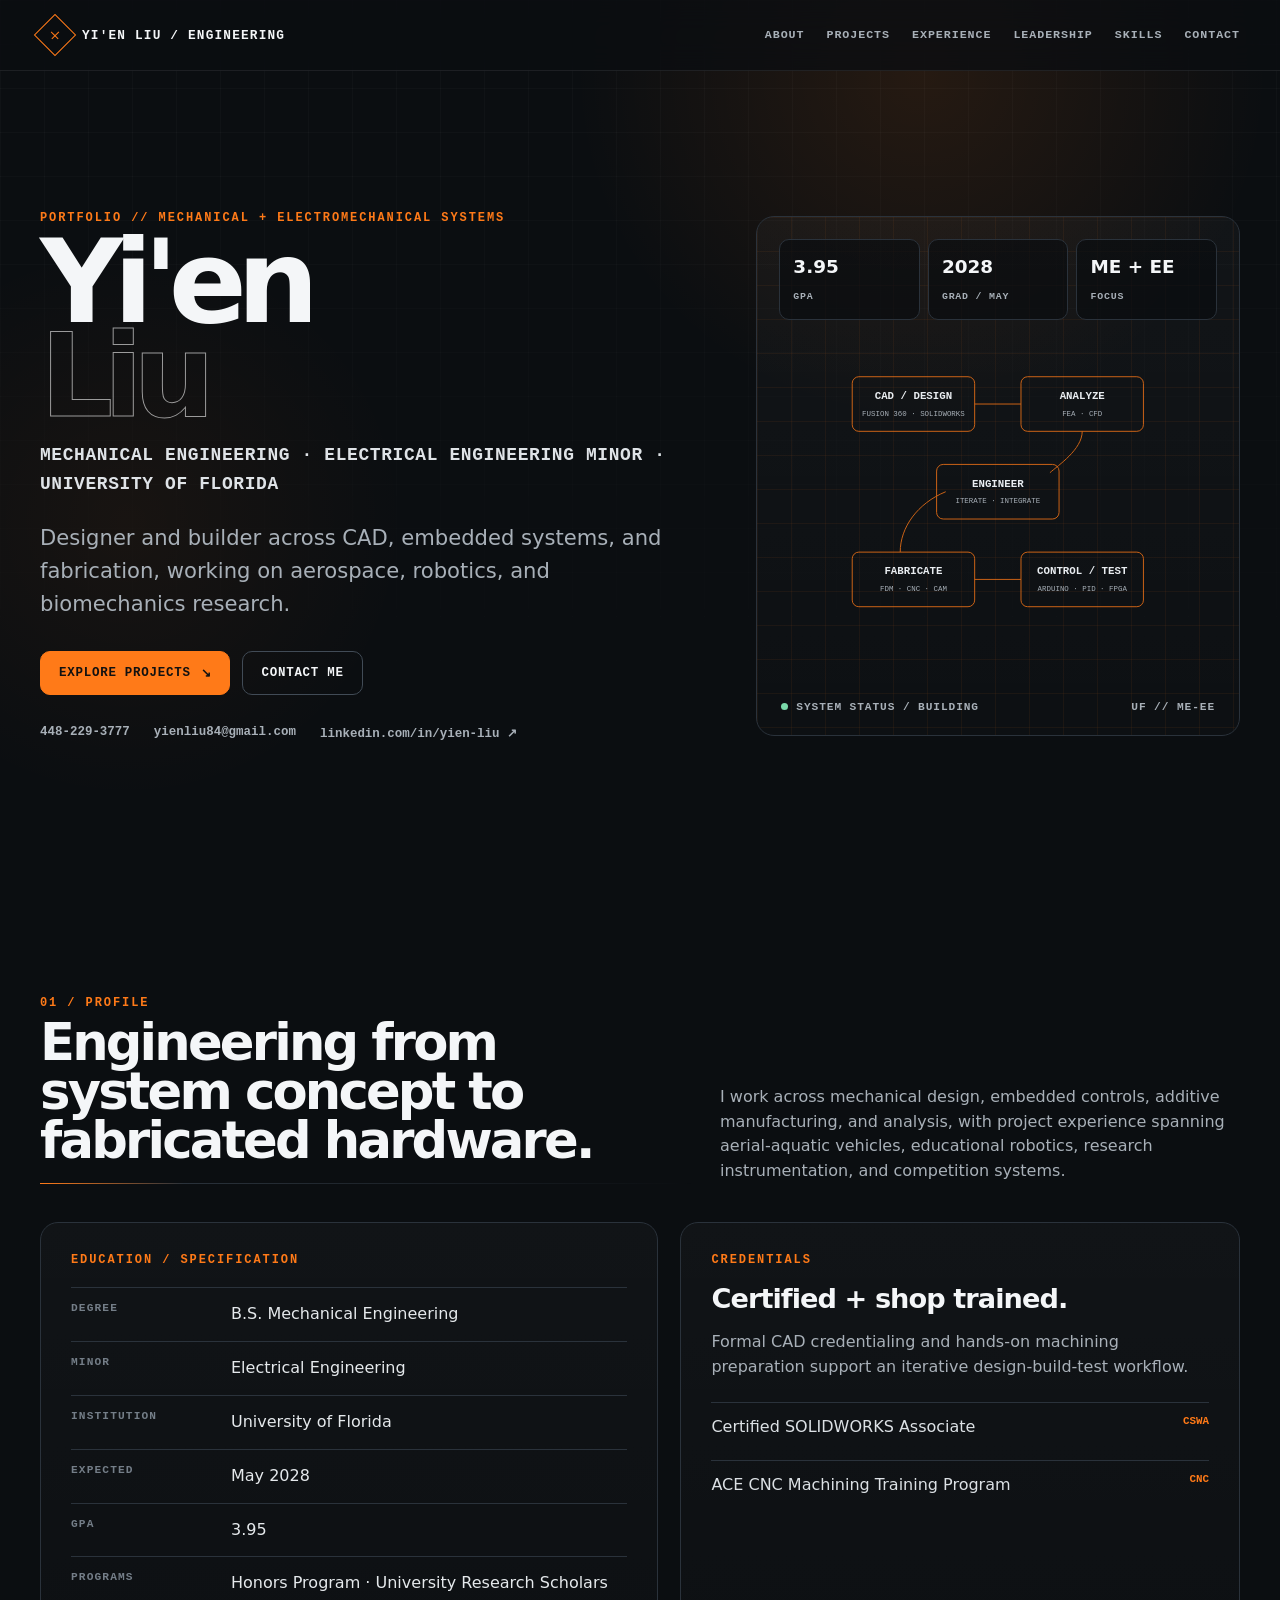
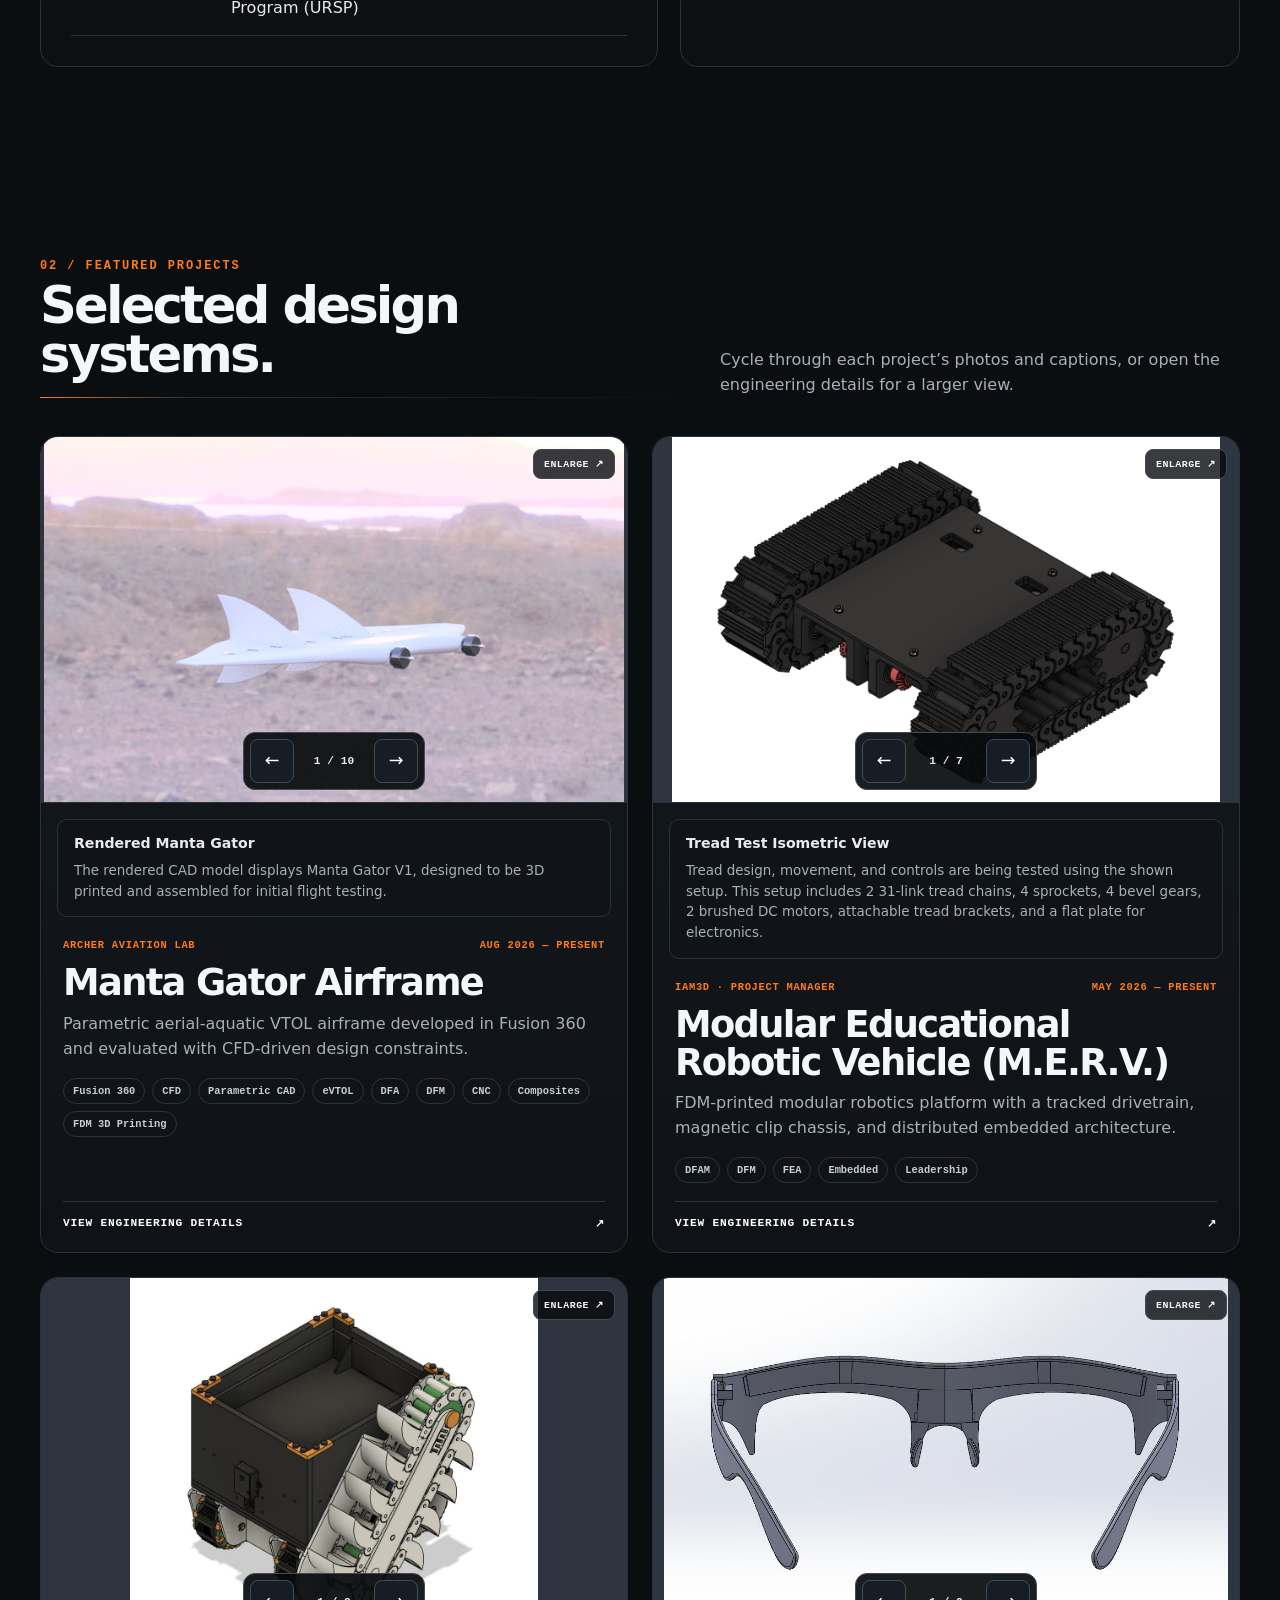
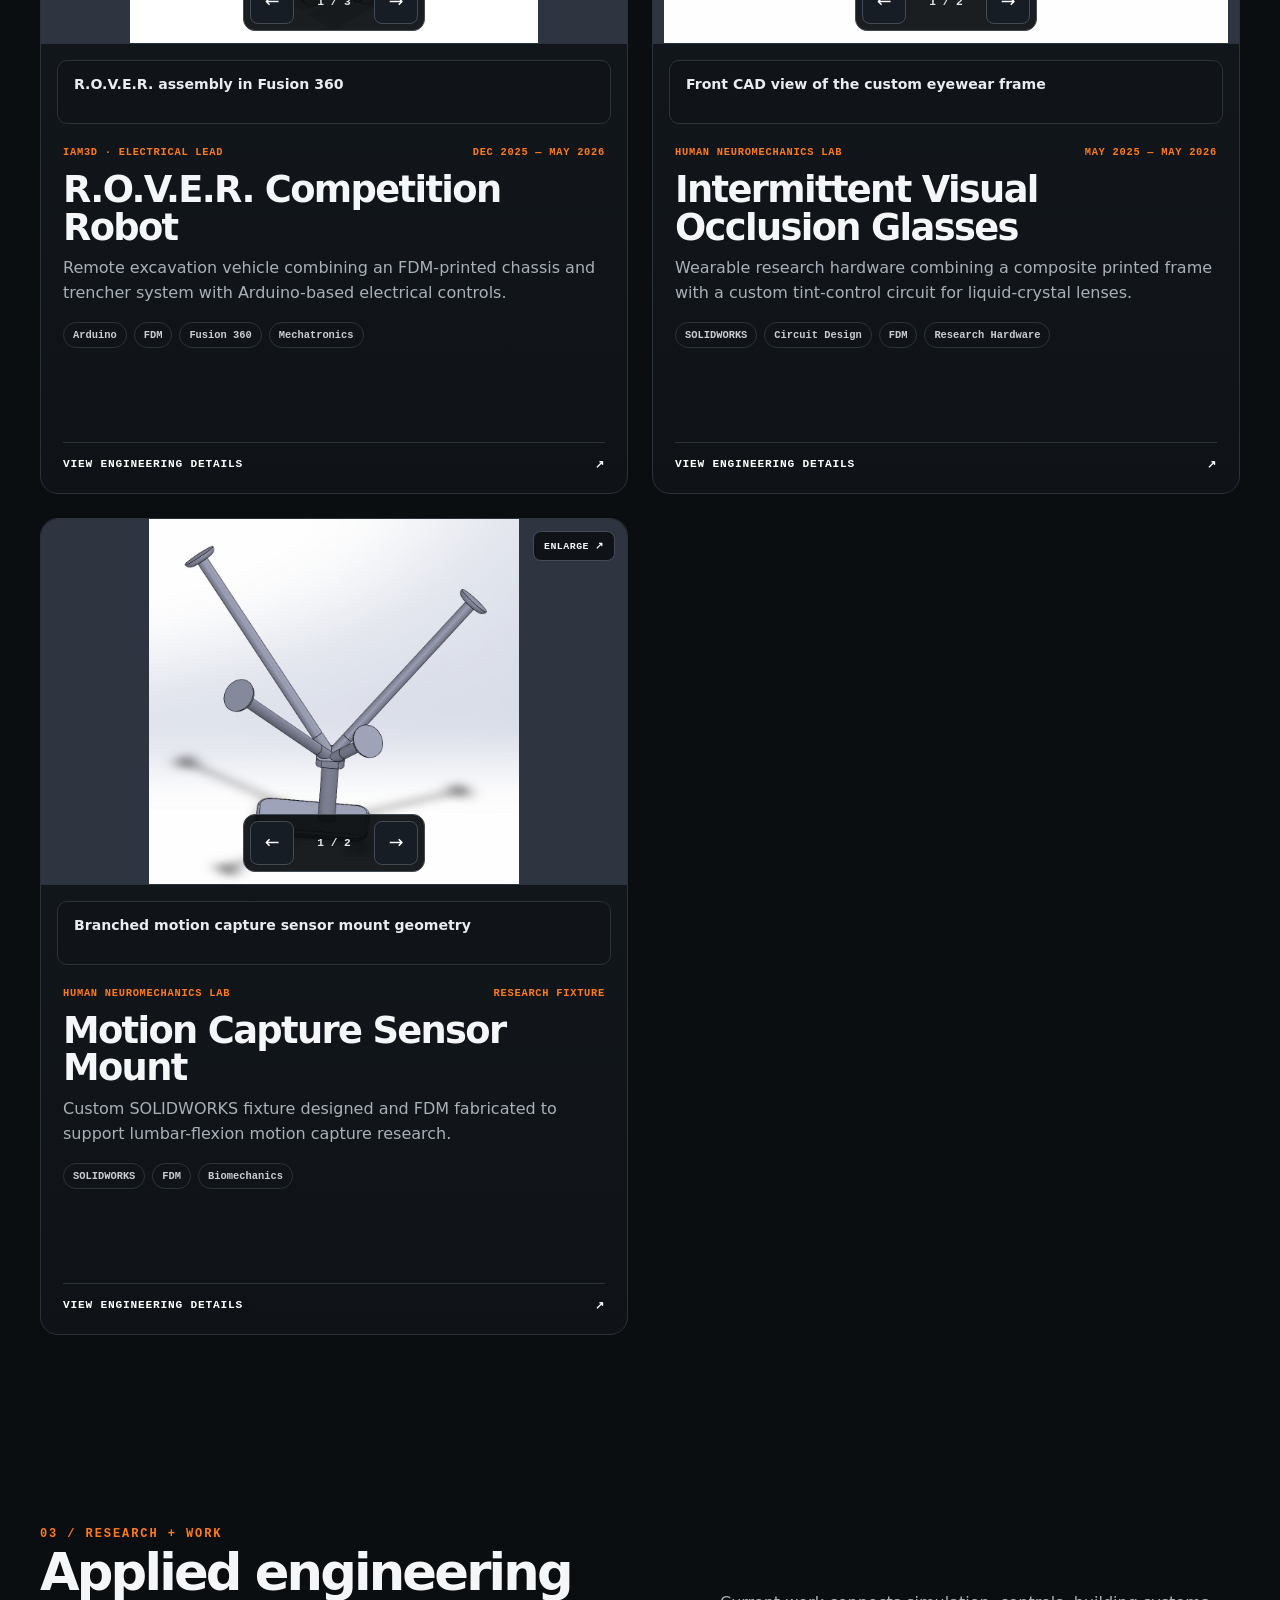
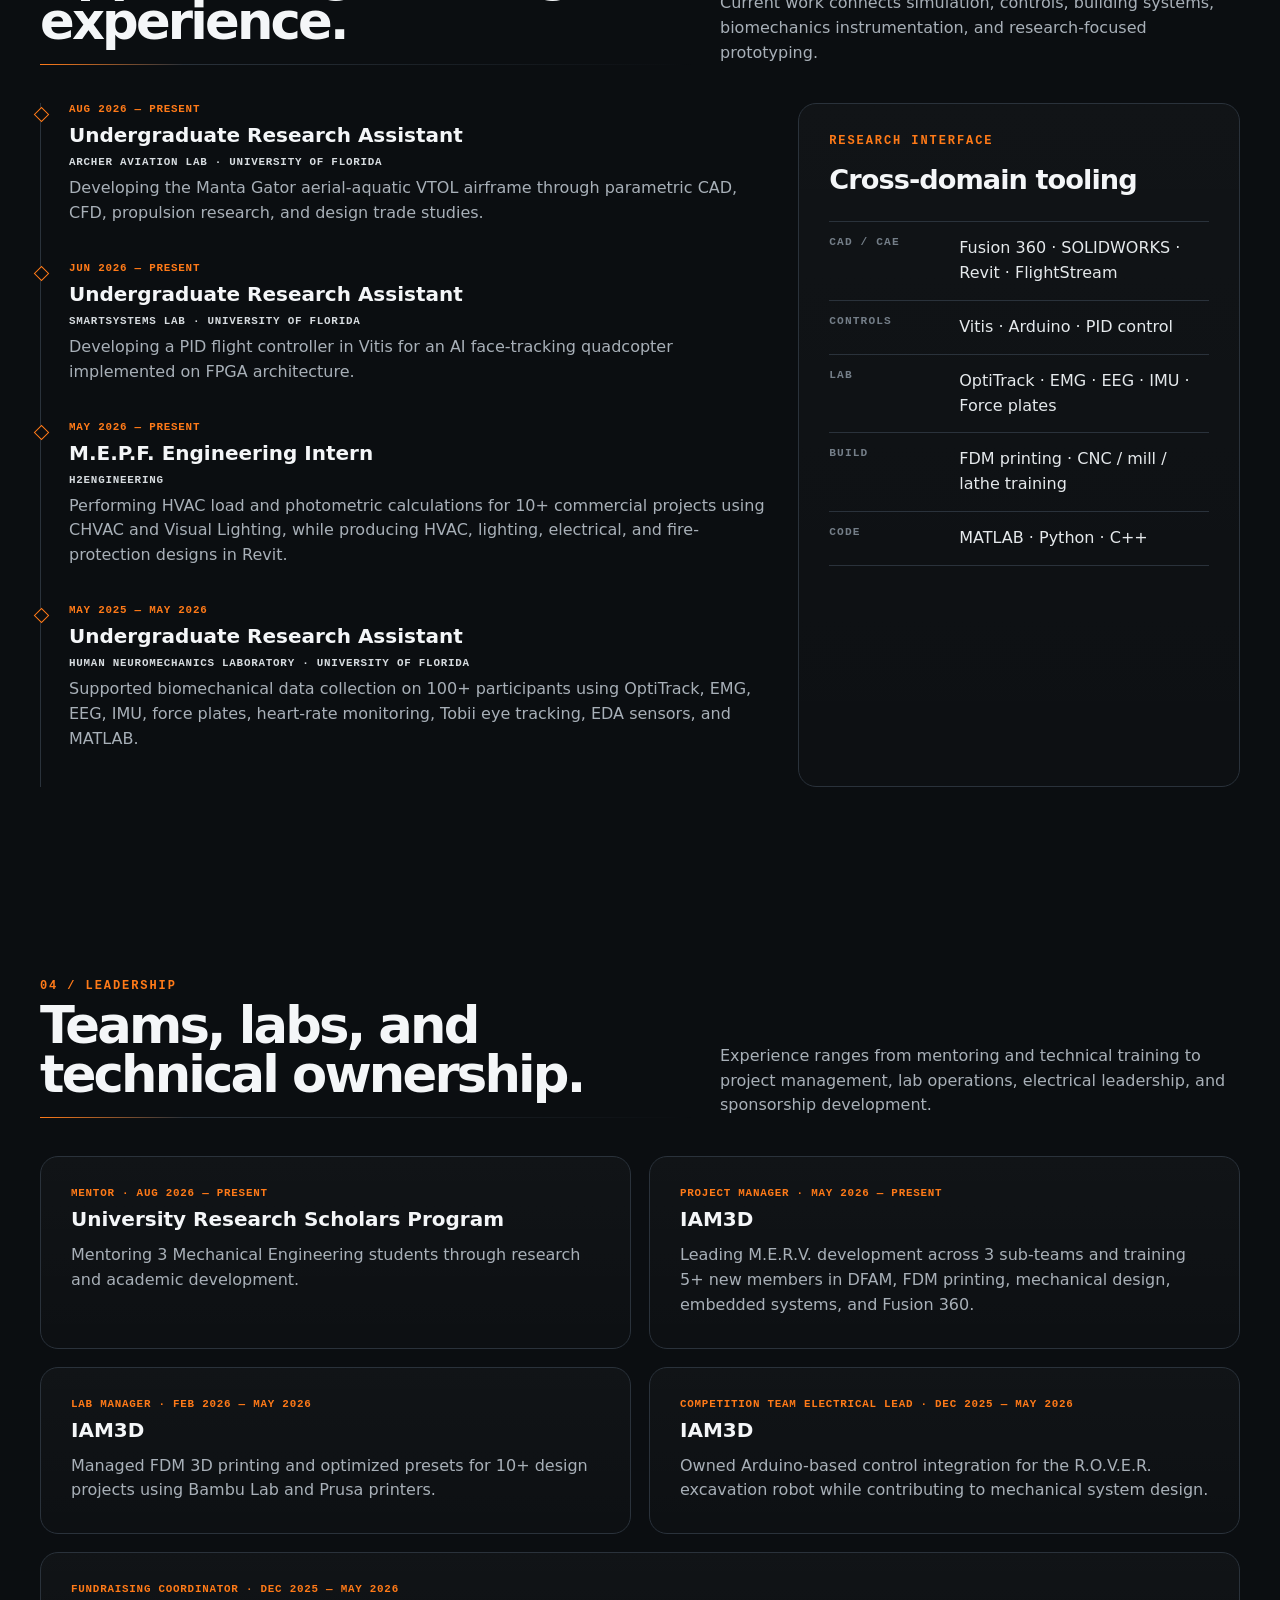
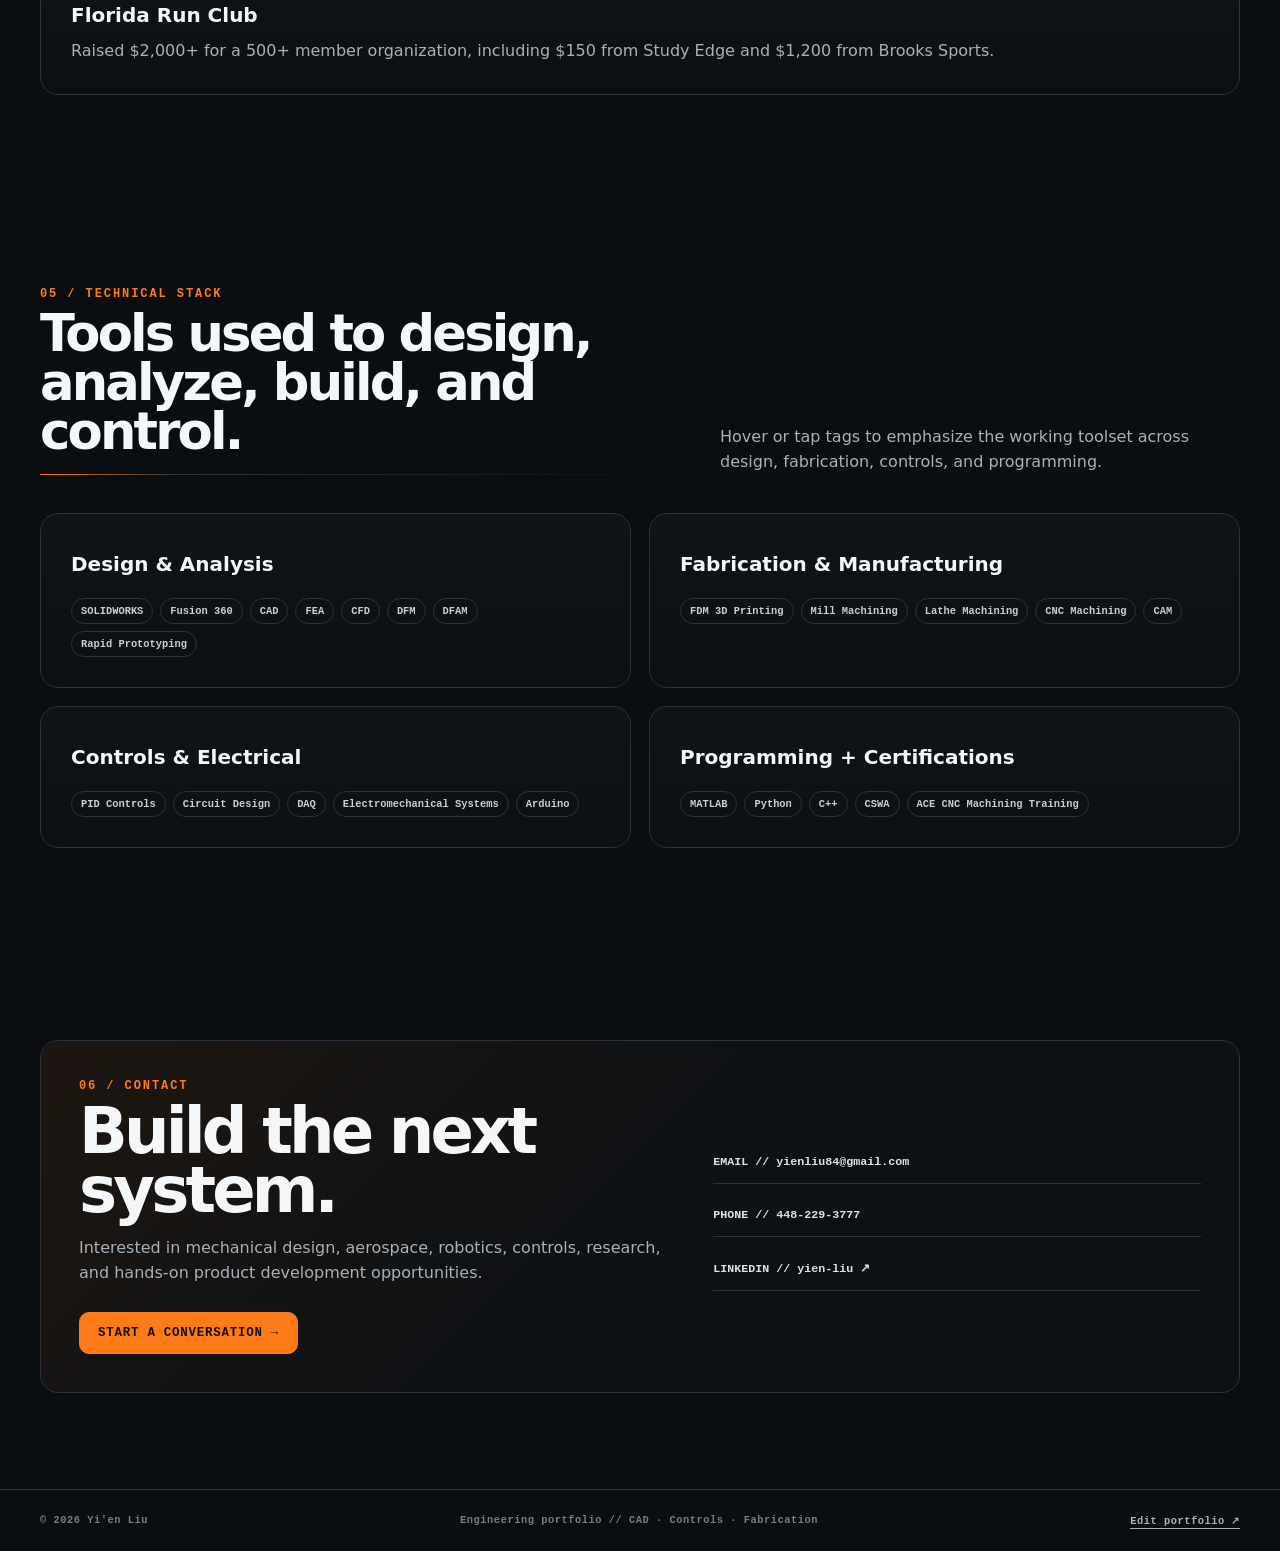
<file: index.html>
<!doctype html>
<html lang="en">
<head>
<script async src="https://www.googletagmanager.com/gtm.js?id=GTM-PDX3WPQW"></script>
<script>
  window.dataLayer = window.dataLayer || [];
  function gtag(){dataLayer.push(arguments);}
  gtag('js', new Date());
</script>
<meta charset="utf-8" />
<meta name="viewport" content="width=device-width, initial-scale=1" />
<meta name="description" content="Engineering portfolio of Yi'en Liu — Mechanical Engineering student and Electrical Engineering minor at the University of Florida." />
<meta name="theme-color" content="#0b0e11" />
<title>Yi'en Liu — Engineering Portfolio</title>
<style>
:root{--bg:#0b0e11;--bg2:#101419;--panel:#13181e;--panel2:#171d24;--line:#2a323b;--line2:#414b56;--text:#f4f6f8;--muted:#a8b0b8;--muted2:#747e88;--accent:#ff7a18;--accent2:#ff9b4d;--good:#7ad9aa;--max:1200px;--radius:18px;--mono:ui-monospace,SFMono-Regular,Menlo,Monaco,Consolas,"Liberation Mono","Courier New",monospace;--sans:Inter,ui-sans-serif,system-ui,-apple-system,BlinkMacSystemFont,"Segoe UI",sans-serif}
*{box-sizing:border-box}html{scroll-behavior:smooth;scroll-padding-top:88px}body{margin:0;background:var(--bg);color:var(--text);font-family:var(--sans);line-height:1.55;overflow-x:hidden}body::before{content:"";position:fixed;inset:0;pointer-events:none;z-index:-2;background:linear-gradient(rgba(255,255,255,.028) 1px,transparent 1px),linear-gradient(90deg,rgba(255,255,255,.028) 1px,transparent 1px);background-size:44px 44px;mask-image:linear-gradient(to bottom,black 0,transparent 86%)}body::after{content:"";position:fixed;inset:0;pointer-events:none;z-index:-3;background:radial-gradient(circle at 72% 8%,rgba(255,122,24,.11),transparent 28%),radial-gradient(circle at 10% 58%,rgba(255,122,24,.055),transparent 22%),#0b0e11}::selection{background:var(--accent);color:#101010}a{color:inherit;text-decoration:none}button{font:inherit}img,canvas{display:block;max-width:100%}.skip{position:absolute;left:-9999px;top:10px}.skip:focus{left:10px;z-index:2000;background:#fff;color:#000;padding:.7rem 1rem}.shell{width:min(var(--max),calc(100% - 40px));margin-inline:auto}.eyebrow{font:700 .75rem/1.2 var(--mono);letter-spacing:.16em;text-transform:uppercase;color:var(--accent)}.section{padding:96px 0;position:relative}.section-head{display:flex;align-items:flex-end;justify-content:space-between;gap:28px;margin-bottom:38px}.section-head h2{font-size:clamp(2rem,4vw,3.5rem);letter-spacing:-.055em;line-height:.96;margin:.45rem 0 0;max-width:820px}.section-head p{max-width:520px;color:var(--muted);margin:0}.rule{height:1px;background:linear-gradient(90deg,var(--accent),var(--line) 22%,transparent);margin-top:18px}
.nav{position:fixed;top:0;left:0;right:0;z-index:1000;background:rgba(11,14,17,.77);backdrop-filter:blur(16px);border-bottom:1px solid rgba(255,255,255,.08)}.nav-inner{height:70px;display:flex;align-items:center;justify-content:space-between;gap:24px}.brand{display:flex;align-items:center;gap:12px;font-weight:800;letter-spacing:-.02em;white-space:nowrap}.brand-mark{width:30px;height:30px;border:1px solid var(--accent);position:relative;transform:rotate(45deg)}.brand-mark::before,.brand-mark::after{content:"";position:absolute;background:var(--accent)}.brand-mark::before{width:10px;height:1px;left:9px;top:14px}.brand-mark::after{width:1px;height:10px;left:14px;top:9px}.brand span:last-child{font:700 .8rem var(--mono);letter-spacing:.09em;text-transform:uppercase}.nav-links{display:flex;align-items:center;gap:22px}.nav-links a{font:600 .73rem var(--mono);letter-spacing:.08em;text-transform:uppercase;color:var(--muted);position:relative;padding:26px 0}.nav-links a::after{content:"";position:absolute;left:0;right:100%;bottom:14px;height:1px;background:var(--accent);transition:.25s ease}.nav-links a:hover,.nav-links a.active{color:#fff}.nav-links a:hover::after,.nav-links a.active::after{right:0}.menu{display:none;width:42px;height:42px;border:1px solid var(--line);background:transparent;color:#fff;border-radius:10px;cursor:pointer}
.hero{min-height:100svh;display:grid;align-items:center;padding:120px 0 68px;position:relative;overflow:hidden}.hero-grid{display:grid;grid-template-columns:minmax(0,1.15fr) minmax(320px,.85fr);gap:62px;align-items:center}.hero h1{font-size:clamp(4rem,9vw,8.5rem);line-height:.82;letter-spacing:-.085em;margin:.55rem 0 1.1rem;font-weight:850}.hero h1 .outline{display:block;color:transparent;-webkit-text-stroke:1px rgba(255,255,255,.58)}.tagline{font:700 clamp(.92rem,1.6vw,1.12rem)/1.6 var(--mono);color:#dfe3e7;text-transform:uppercase;letter-spacing:.035em;max-width:760px}.summary{font-size:clamp(1.05rem,1.7vw,1.32rem);color:var(--muted);max-width:720px;margin:24px 0 30px}.hero-actions{display:flex;gap:12px;flex-wrap:wrap}.btn{display:inline-flex;align-items:center;justify-content:center;gap:10px;padding:13px 18px;border-radius:10px;border:1px solid var(--line2);font:700 .78rem var(--mono);letter-spacing:.06em;text-transform:uppercase;transition:.22s ease;cursor:pointer}.btn.primary{background:var(--accent);border-color:var(--accent);color:#111}.btn.primary:hover{transform:translateY(-2px);background:var(--accent2)}.btn.ghost:hover{border-color:var(--accent);color:var(--accent);transform:translateY(-2px)}.hero-contact{display:flex;flex-wrap:wrap;gap:14px 24px;margin-top:30px;font:600 .78rem var(--mono);color:var(--muted)}.hero-contact a:hover{color:var(--accent)}.hero-visual{position:relative;min-height:520px;border:1px solid var(--line);border-radius:var(--radius);background:linear-gradient(180deg,rgba(255,255,255,.03),rgba(255,255,255,.01));overflow:hidden}.hero-visual::before{content:"";position:absolute;inset:0;background:linear-gradient(rgba(255,122,24,.06) 1px,transparent 1px),linear-gradient(90deg,rgba(255,122,24,.06) 1px,transparent 1px);background-size:34px 34px}.schematic{position:absolute;inset:34px;display:grid;place-items:center}.schematic svg{width:100%;height:100%}.status{position:absolute;left:24px;bottom:22px;right:24px;display:flex;align-items:center;justify-content:space-between;gap:10px;font:700 .7rem var(--mono);letter-spacing:.08em;color:var(--muted);text-transform:uppercase}.pulse{display:inline-block;width:7px;height:7px;background:var(--good);border-radius:50%;margin-right:8px}.hero-metrics{position:absolute;top:22px;left:22px;right:22px;display:grid;grid-template-columns:repeat(3,1fr);gap:8px}.metric{border:1px solid var(--line);background:rgba(10,12,15,.68);padding:13px;border-radius:10px}.metric b{display:block;font-size:1.15rem}.metric span{font:600 .62rem var(--mono);text-transform:uppercase;letter-spacing:.08em;color:var(--muted)}
.about-grid{display:grid;grid-template-columns:1.05fr .95fr;gap:22px}.spec-card,.skill-group,.lead-card{border:1px solid var(--line);border-radius:var(--radius);background:linear-gradient(180deg,rgba(255,255,255,.026),rgba(255,255,255,.012));padding:30px}.spec-table{display:grid;grid-template-columns:160px 1fr;margin-top:20px;border-top:1px solid var(--line)}.spec-table>div{padding:14px 0;border-bottom:1px solid var(--line)}.spec-key{font:700 .7rem var(--mono);text-transform:uppercase;letter-spacing:.1em;color:var(--muted2)}.spec-val{color:#e5e9ec}.certs{display:grid;gap:9px;margin-top:22px}.cert{display:flex;justify-content:space-between;gap:18px;padding:12px 0;border-top:1px solid var(--line);color:#dce1e5}.cert span:last-child{color:var(--accent);font:700 .68rem var(--mono)}
.project-media{position:relative;aspect-ratio:16/10;background:radial-gradient(circle at 50% 38%,rgba(255,122,24,.08),transparent 45%),#0d1115;border-bottom:1px solid var(--line);overflow:hidden}.project-meta{display:flex;justify-content:space-between;gap:16px;color:var(--accent);font:700 .65rem var(--mono);letter-spacing:.07em;text-transform:uppercase}.project h3{font-size:clamp(1.55rem,3vw,2.3rem);line-height:1.02;letter-spacing:-.045em;margin:13px 0 10px}.project p{color:var(--muted);margin:0 0 16px}.tags,.skill-cloud,.modal-tags{display:flex;flex-wrap:wrap;gap:7px}.tag,.skill{border:1px solid var(--line);border-radius:999px;padding:6px 9px;font:600 .65rem var(--mono);color:#c8ced3}.detail-button{margin-top:18px;border:0;border-top:1px solid var(--line);width:100%;padding:15px 0 0;background:transparent;color:#fff;text-align:left;font:700 .7rem var(--mono);letter-spacing:.07em;text-transform:uppercase;cursor:pointer;display:flex;justify-content:space-between}.detail-button:hover{color:var(--accent)}
.experience-grid{display:grid;grid-template-columns:1.25fr .75fr;gap:22px}.timeline{border-left:1px solid var(--line);padding-left:28px}.timeline-item{position:relative;padding:0 0 36px}.timeline-item::before{content:"";position:absolute;width:9px;height:9px;background:var(--bg);border:1px solid var(--accent);left:-33px;top:6px;transform:rotate(45deg)}.timeline-item h3,.lead-card h3,.skill-group h3{font-size:1.25rem;margin:5px 0}.time,.role,.org{font:700 .68rem var(--mono);letter-spacing:.07em;text-transform:uppercase}.time,.role{color:var(--accent)}.org{color:#d7dce0}.timeline-item p,.lead-card p{color:var(--muted);margin:8px 0 0}.lead-stack{display:grid;grid-template-columns:repeat(2,minmax(0,1fr));gap:18px}.lead-card:last-child{grid-column:1/-1}.skills-grid{display:grid;grid-template-columns:repeat(2,minmax(0,1fr));gap:18px}.skill-group h3{margin-bottom:18px}.skill{transition:.2s ease}.skill:hover{border-color:var(--accent);color:var(--accent);transform:translateY(-1px)}
.contact-panel{position:relative;overflow:hidden;border:1px solid var(--line);border-radius:var(--radius);padding:38px;display:grid;grid-template-columns:1.1fr .9fr;gap:38px;background:linear-gradient(135deg,rgba(255,122,24,.08),rgba(255,255,255,.015) 48%)}.contact-panel h2{font-size:clamp(2.2rem,5vw,4.2rem);line-height:.92;letter-spacing:-.06em;margin:.55rem 0}.contact-panel p{color:var(--muted);max-width:600px}.contact-links{display:grid;align-content:center;gap:10px}.contact-links a{padding:14px 0;border-bottom:1px solid var(--line);font:700 .73rem var(--mono);color:#dce2e6}.contact-links a:hover{color:var(--accent)}footer{border-top:1px solid var(--line);padding:24px 0;color:var(--muted2);font:600 .65rem var(--mono);letter-spacing:.05em}.footer-row{display:flex;justify-content:space-between;gap:20px;flex-wrap:wrap}
#projectDialog{width:min(1080px,calc(100% - 26px));max-height:calc(100% - 26px);padding:0;border:1px solid var(--line);border-radius:18px;background:#0e1216;color:var(--text);box-shadow:0 30px 100px rgba(0,0,0,.7)}#projectDialog::backdrop{background:rgba(3,5,7,.78);backdrop-filter:blur(6px)}.modal-head{position:sticky;top:0;z-index:10;display:flex;align-items:center;justify-content:space-between;gap:18px;padding:17px 20px;background:rgba(14,18,22,.94);backdrop-filter:blur(12px);border-bottom:1px solid var(--line)}.modal-head .title{font-weight:800}.modal-head .small{font:700 .65rem var(--mono);letter-spacing:.08em;color:var(--accent);text-transform:uppercase}.close{width:40px;height:40px;border-radius:10px;border:1px solid var(--line);background:transparent;color:#fff;font-size:1.2rem;cursor:pointer}.close:hover{border-color:var(--accent);color:var(--accent)}.modal-content{display:grid;grid-template-columns:minmax(0,1.08fr) minmax(0,.92fr)}.modal-gallery{padding:18px;border-right:1px solid var(--line);background:#0b0f13}.modal-copy{padding:28px}.modal-copy h2{font-size:clamp(1.9rem,4vw,3.2rem);line-height:.98;letter-spacing:-.05em;margin:.5rem 0 12px}.modal-copy .intro{color:var(--muted);font-size:1.02rem}.detail-list{margin:22px 0 0;padding:0;list-style:none;display:grid;gap:12px}.detail-list li{position:relative;padding-left:20px;color:#d9dee3}.detail-list li::before{content:"";position:absolute;left:0;top:.68em;width:7px;height:7px;border:1px solid var(--accent);transform:rotate(45deg)}.modal-tags{margin-top:24px}
.reveal{opacity:0;transform:translateY(26px);transition:opacity .7s ease,transform .7s cubic-bezier(.2,.7,.2,1)}.reveal.visible{opacity:1;transform:none}@media(prefers-reduced-motion:reduce){*,*::before,*::after{scroll-behavior:auto!important;animation:none!important;transition:none!important}.reveal{opacity:1;transform:none}}
@media(max-width:980px){.hero-grid{grid-template-columns:1fr}.hero{min-height:auto;padding-top:130px}.hero-visual{min-height:430px}.about-grid,.experience-grid{grid-template-columns:1fr}.contact-panel{grid-template-columns:1fr}}
@media(max-width:760px){.shell{width:min(var(--max),calc(100% - 24px))}.section{padding:74px 0}.section-head{display:block}.section-head p{margin-top:14px}.nav-links{position:fixed;top:70px;left:12px;right:12px;background:#11161b;border:1px solid var(--line);border-radius:14px;padding:8px;display:none;box-shadow:0 18px 60px rgba(0,0,0,.45)}.nav-links.open{display:grid}.nav-links a{padding:12px 13px;border-radius:8px}.nav-links a::after{display:none}.menu{display:block}.hero-grid{gap:32px}.hero h1{font-size:clamp(3.5rem,18vw,6rem)}.hero-visual{min-height:360px}.hero-metrics{grid-template-columns:1fr 1fr}.hero-metrics .metric:last-child{display:none}.project-media{aspect-ratio:4/3}.skills-grid,.lead-stack{grid-template-columns:1fr}.lead-card:last-child{grid-column:auto}.spec-table{grid-template-columns:1fr}.spec-key{border-bottom:0!important;padding-bottom:2px!important}.spec-val{padding-top:0!important}.contact-panel{padding:26px}.modal-content{grid-template-columns:minmax(0,1fr)}.modal-copy{padding:22px}.modal-gallery{padding:12px;border-right:0;border-bottom:1px solid var(--line)}.project-meta{display:grid;gap:4px}}
</style>
<link rel="stylesheet" href="gallery.css?v=9">
</head>
<body>
<a class="skip" href="#main">Skip to content</a>
<header class="nav" aria-label="Primary navigation"><div class="shell nav-inner"><a class="brand" href="#top" aria-label="Yi'en Liu home"><span class="brand-mark" aria-hidden="true"></span><span>Yi'en Liu / Engineering</span></a><button class="menu" id="menuBtn" aria-label="Toggle navigation" aria-expanded="false">☰</button><nav class="nav-links" id="navLinks"><a href="#about">About</a><a href="#projects">Projects</a><a href="#experience">Experience</a><a href="#leadership">Leadership</a><a href="#skills">Skills</a><a href="#contact">Contact</a></nav></div></header>
<main id="main">
<section class="hero" id="top"><div class="shell hero-grid"><div class="reveal visible"><div class="eyebrow" id="heroEyebrow"></div><h1 id="heroName"></h1><div class="tagline" id="heroTagline"></div><p class="summary" id="heroSummary"></p><div class="hero-actions"><a class="btn primary" href="#projects">Explore projects <span aria-hidden="true">↘</span></a><a class="btn ghost" href="mailto:yienliu84@gmail.com">Contact me</a></div><div class="hero-contact"><a href="tel:+14482293777">448-229-3777</a><a href="mailto:yienliu84@gmail.com">yienliu84@gmail.com</a><a href="https://www.linkedin.com/in/yien-liu" target="_blank" rel="noreferrer">linkedin.com/in/yien-liu ↗</a></div></div><div class="hero-visual reveal" aria-label="Engineering workflow graphic"><div class="hero-metrics"><div class="metric"><b id="metricGpa"></b><span>GPA</span></div><div class="metric"><b id="metricGrad"></b><span>Grad / May</span></div><div class="metric"><b id="metricFocus"></b><span>Focus</span></div></div><div class="schematic" aria-hidden="true"><svg viewBox="0 0 500 500" fill="none"><g stroke="#ff7a18" stroke-width="1.15" opacity=".82"><rect x="74" y="130" width="148" height="66" rx="8"/><rect x="278" y="130" width="148" height="66" rx="8"/><rect x="176" y="236" width="148" height="66" rx="8"/><rect x="74" y="342" width="148" height="66" rx="8"/><rect x="278" y="342" width="148" height="66" rx="8"/><path d="M222 163 H278 M352 196 C352 218 323 237 313 246 M187 269 C153 283 132 312 132 342 M222 375 H278"/></g><g fill="#e9edf1" font-family="monospace" text-anchor="middle"><text x="148" y="157" font-size="13" font-weight="700">CAD / DESIGN</text><text x="148" y="177" font-size="9" fill="#a8b0b8">FUSION 360 · SOLIDWORKS</text><text x="352" y="157" font-size="13" font-weight="700">ANALYZE</text><text x="352" y="177" font-size="9" fill="#a8b0b8">FEA · CFD</text><text x="250" y="263" font-size="13" font-weight="700">ENGINEER</text><text x="250" y="283" font-size="9" fill="#a8b0b8">ITERATE · INTEGRATE</text><text x="148" y="369" font-size="13" font-weight="700">FABRICATE</text><text x="148" y="389" font-size="9" fill="#a8b0b8">FDM · CNC · CAM</text><text x="352" y="369" font-size="13" font-weight="700">CONTROL / TEST</text><text x="352" y="389" font-size="9" fill="#a8b0b8">ARDUINO · PID · FPGA</text></g></svg></div><div class="status"><span><i class="pulse"></i>system status / building</span><span>UF // ME-EE</span></div></div></div></section>
<section class="section" id="about"><div class="shell"><div class="section-head reveal"><div><div class="eyebrow" id="profileEyebrow"></div><h2 id="profileTitle"></h2><div class="rule"></div></div><p id="profileIntro"></p></div><div class="about-grid"><article class="spec-card reveal"><div class="eyebrow">Education / Specification</div><div class="spec-table" id="educationRows"></div></article><article class="spec-card reveal"><div class="eyebrow">Credentials</div><h3 id="credentialsTitle" style="font-size:1.7rem;margin:.65rem 0 0;letter-spacing:-.035em"></h3><p id="credentialsText" style="color:var(--muted);margin:10px 0 0"></p><div class="certs" id="credentialsRows"></div></article></div></div></section>
<section class="section" id="projects"><div class="shell"><div class="section-head reveal"><div><div class="eyebrow" id="projectsEyebrow"></div><h2 id="projectsTitle"></h2><div class="rule"></div></div><p id="projectsIntro"></p></div><div class="projects" id="projectGrid"></div></div></section>
<section class="section" id="experience"><div class="shell"><div class="section-head reveal"><div><div class="eyebrow" id="experienceEyebrow"></div><h2 id="experienceTitle"></h2><div class="rule"></div></div><p id="experienceIntro"></p></div><div class="experience-grid"><div class="timeline reveal" id="experienceItems"></div><aside class="spec-card reveal"><div class="eyebrow">Research Interface</div><h3 style="font-size:1.7rem;letter-spacing:-.035em;margin:.65rem 0 1.2rem">Cross-domain tooling</h3><div class="spec-table" style="grid-template-columns:130px 1fr" id="interfaceRows"></div></aside></div></div></section>
<section class="section" id="leadership"><div class="shell"><div class="section-head reveal"><div><div class="eyebrow" id="leadershipEyebrow"></div><h2 id="leadershipTitle"></h2><div class="rule"></div></div><p id="leadershipIntro"></p></div><div class="lead-stack" id="leadershipItems"></div></div></section>
<section class="section" id="skills"><div class="shell"><div class="section-head reveal"><div><div class="eyebrow" id="skillsEyebrow"></div><h2 id="skillsTitle"></h2><div class="rule"></div></div><p id="skillsIntro"></p></div><div class="skills-grid" id="skillGroups"></div></div></section>
<section class="section" id="contact"><div class="shell"><div class="contact-panel reveal"><div><div class="eyebrow" id="contactEyebrow"></div><h2 id="contactTitle"></h2><p id="contactIntro"></p><a class="btn primary" id="contactButton" style="margin-top:10px"></a></div><div class="contact-links"><a id="contactEmail"></a><a id="contactPhone"></a><a id="contactLinkedin" target="_blank" rel="noreferrer"></a></div></div></div></section>
</main>
<footer><div class="shell footer-row"><span>© <span id="year"></span> Yi'en Liu</span><span id="footerCopy"></span><a class="editor-link" href="edit.html">Edit portfolio ↗</a></div></footer>
<dialog id="projectDialog" aria-labelledby="modalTitle"><div class="modal-head"><div><div class="small" id="modalMeta"></div><div class="title" id="modalShort"></div></div><button class="close" id="closeDialog" aria-label="Close project details">×</button></div><div class="modal-content"><div class="modal-gallery"><figure class="modal-figure"><div class="modal-photo-stage"><img id="modalMainImage" alt=""><video id="modalMainVideo" controls muted playsinline preload="metadata" hidden></video></div><div class="modal-photo-nav"><button type="button" data-modal-step="-1" aria-label="Previous media">←</button><span id="modalPhotoCount" aria-live="polite"></span><button type="button" data-modal-step="1" aria-label="Next media">→</button></div><figcaption><strong id="modalPhotoTitle"></strong><p id="modalCaption"></p></figcaption></figure><div class="photo-thumbs" id="thumbRow" aria-label="Choose a project photo or video"></div></div><div class="modal-copy"><div class="eyebrow" id="modalLabel"></div><h2 id="modalTitle"></h2><p class="intro" id="modalIntro"></p><ul class="detail-list" id="modalList"></ul><section id="modalSpecifications" class="project-specifications" aria-labelledby="modalSpecificationsTitle" hidden><h3 id="modalSpecificationsTitle">Specifications</h3><div id="modalSpecificationsList"></div></section><div class="modal-tags" id="modalTags"></div></div></div></dialog>
<script src="content.js"></script><script src="content-tools.js?v=7"></script><script src="site.js?v=10"></script>
</body>
</html>
</file>
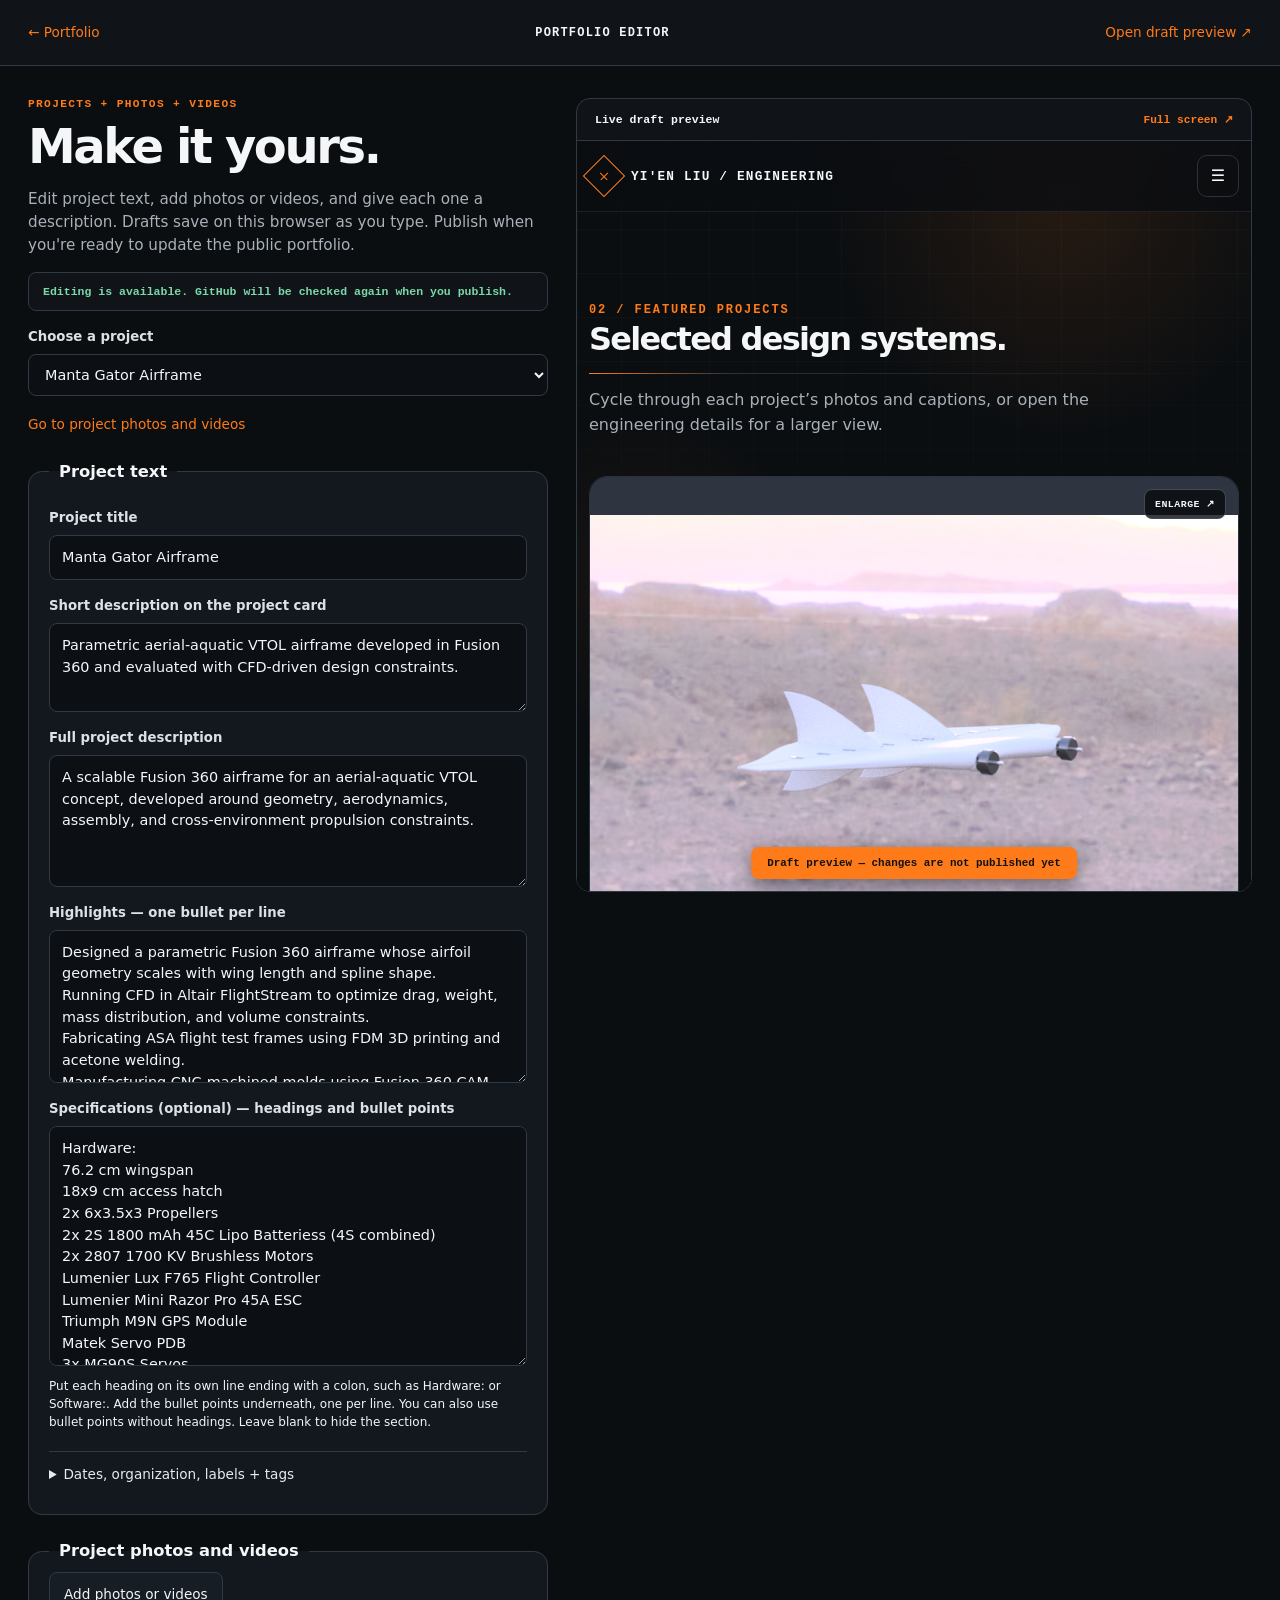
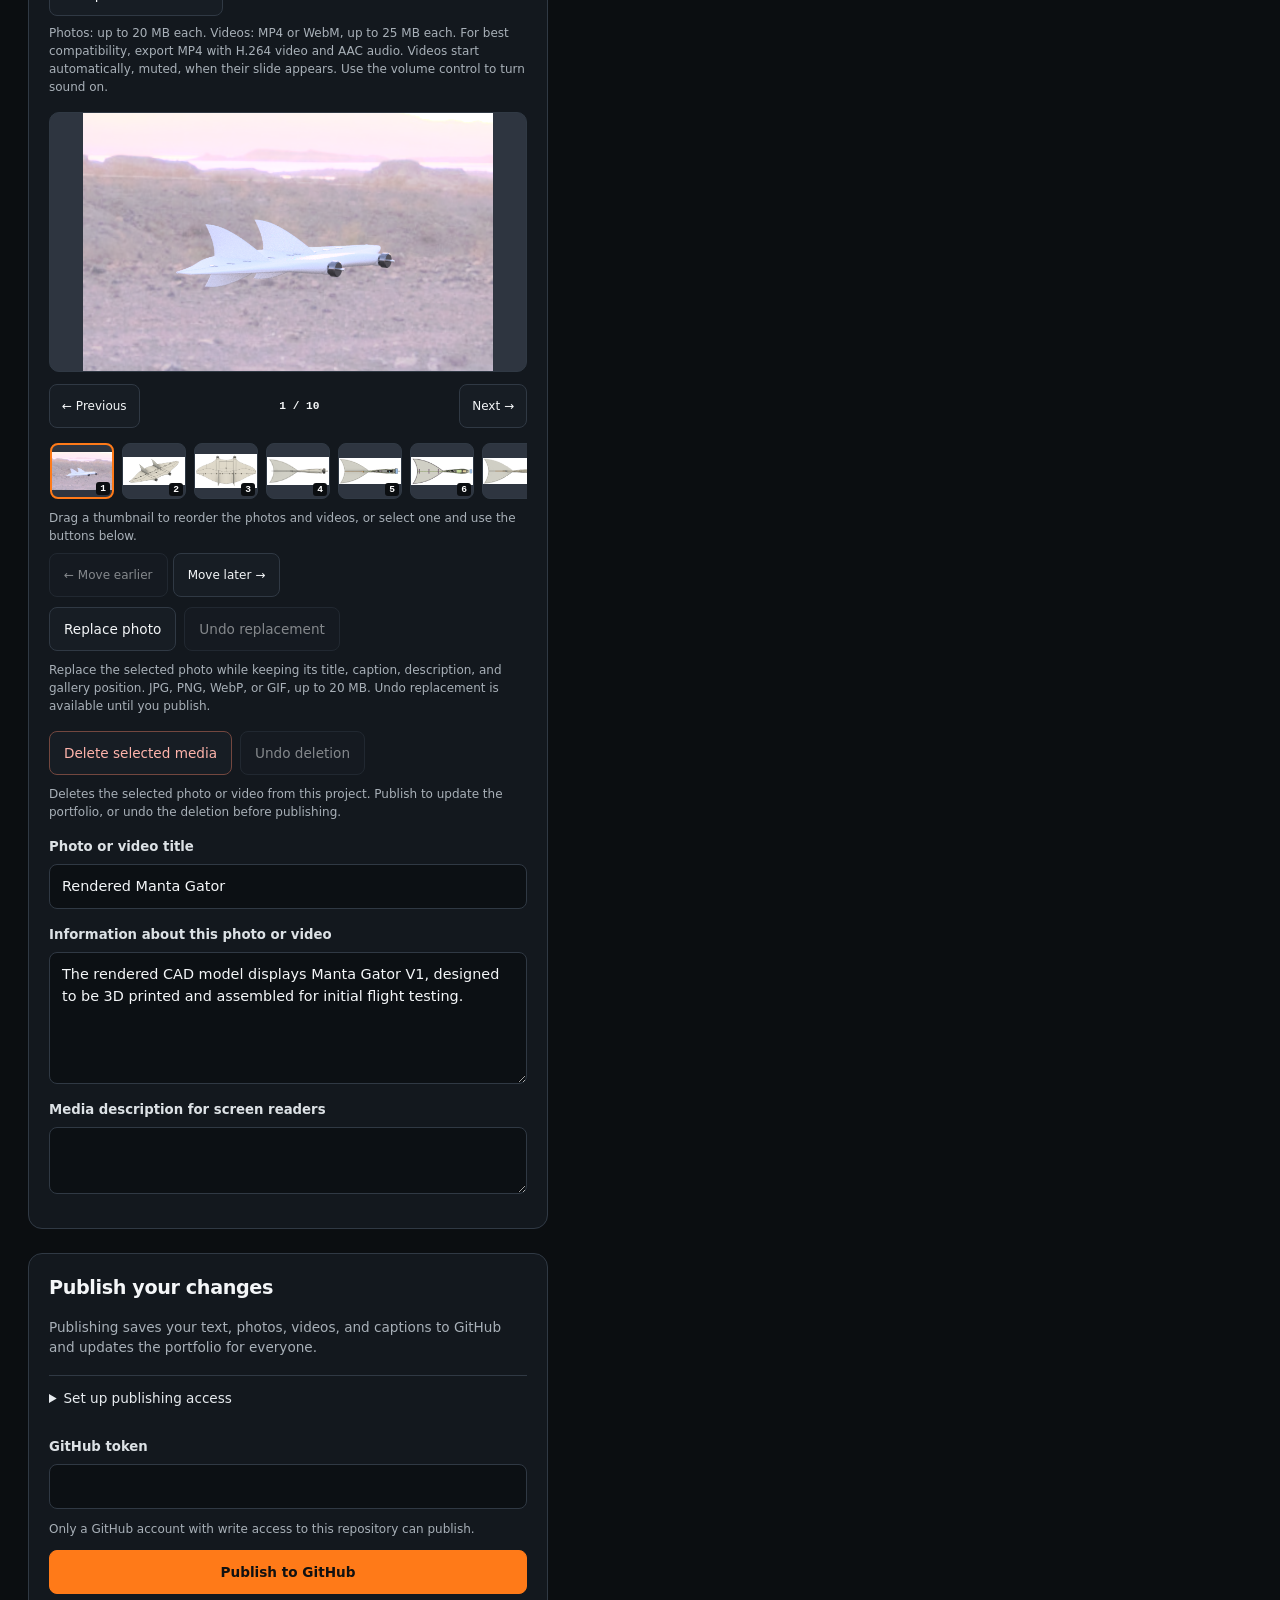
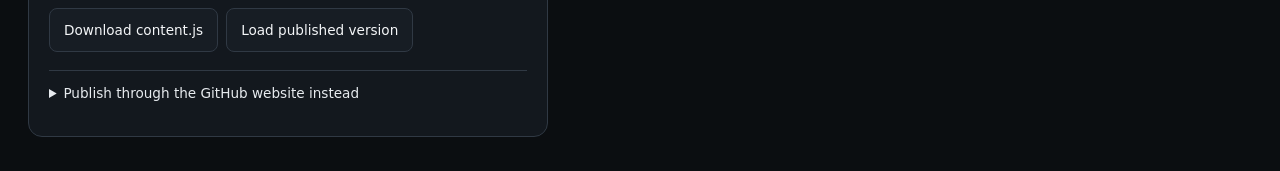
<file: edit.html>
<!doctype html>
<html lang="en">
<head>
  <meta charset="utf-8">
  <meta name="viewport" content="width=device-width, initial-scale=1">
  <meta name="robots" content="noindex,nofollow">
  <meta name="referrer" content="strict-origin-when-cross-origin">
  <title>Edit Portfolio — Yi'en Liu</title>
  <link rel="stylesheet" href="editor.css?v=8">
</head>
<body>
  <header class="editor-header"><a class="back" href="./">← Portfolio</a><span>Portfolio editor</span><a href="index.html?preview=1&amp;v=10#projects" target="_blank" rel="noopener">Open draft preview ↗</a></header>
  <main class="editor-layout">
    <section class="edit-panel" aria-labelledby="editorTitle">
      <div class="eyebrow">Projects + photos + videos</div>
      <h1 id="editorTitle">Make it yours.</h1>
      <p class="intro">Edit project text, add photos or videos, and give each one a description. Drafts save on this browser as you type. Publish when you're ready to update the public portfolio.</p>
      <p id="draftStatus" class="draft-status" role="status">Loading published content…</p>
      <label class="field"><span>Choose a project</span><select id="projectSelect"></select></label>
      <a class="photo-jump" href="#photoFields">Go to project photos and videos</a>
      <fieldset id="projectFields"><legend>Project text</legend>
        <label class="field"><span>Project title</span><input id="projectTitle" data-field="title" type="text"></label>
        <label class="field"><span>Short description on the project card</span><textarea id="projectSummary" data-field="summary" rows="3"></textarea></label>
        <label class="field"><span>Full project description</span><textarea id="projectIntro" data-field="detail.intro" rows="5"></textarea></label>
        <label class="field"><span>Highlights — one bullet per line</span><textarea id="projectBullets" data-field="detail.bullets" data-list="lines" rows="6"></textarea></label>
        <label class="field"><span>Specifications (optional) — headings and bullet points</span><textarea id="projectSpecifications" data-field="detail.specifications" data-list="lines" rows="10" aria-describedby="specificationsHelp" placeholder="Hardware:&#10;ESP32 controller&#10;Dual motor driver&#10;&#10;Software:&#10;PID speed control&#10;Throttle ramping"></textarea></label>
        <p id="specificationsHelp" class="help">Put each heading on its own line ending with a colon, such as Hardware: or Software:. Add the bullet points underneath, one per line. You can also use bullet points without headings. Leave blank to hide the section.</p>
        <details class="more-fields"><summary>Dates, organization, labels + tags</summary>
          <label class="field"><span>Organization / role on the card</span><input data-field="cardMeta.0" type="text"></label>
          <label class="field"><span>Dates on the card</span><input data-field="cardMeta.1" type="text"></label>
          <label class="field"><span>Card tags — one per line</span><textarea data-field="cardTags" data-list="lines" rows="3"></textarea></label>
          <label class="field"><span>Organization / role / dates in the detail view</span><input data-field="detail.meta" type="text"></label>
          <label class="field"><span>Detail subtitle</span><input data-field="detail.short" type="text"></label>
          <label class="field"><span>Detail category label</span><input data-field="detail.label" type="text"></label>
          <label class="field"><span>Detail tags — one per line</span><textarea data-field="detail.tags" data-list="lines" rows="3"></textarea></label>
        </details>
      </fieldset>
      <fieldset id="photoFields"><legend>Project photos and videos</legend>
        <input id="addPhotos" type="file" accept=".jpg,.jpeg,.png,.webp,.gif,.mp4,.webm" multiple hidden>
        <input id="replacementPhoto" type="file" accept=".jpg,.jpeg,.png,.webp,.gif" hidden>
        <button id="uploadMediaButton" type="button">Add photos or videos</button>
        <p class="photo-help">Photos: up to 20 MB each. Videos: MP4 or WebM, up to 25 MB each. For best compatibility, export MP4 with H.264 video and AAC audio. Videos start automatically, muted, when their slide appears. Use the volume control to turn sound on.</p>
        <p id="uploadStatus" class="photo-help" role="status" hidden></p>
        <div class="editor-photo">
          <img id="editorPhoto" alt="" hidden>
          <video id="editorVideo" controls muted playsinline preload="metadata" hidden></video>
          <button id="addPhotoSlide" class="add-photo-slide" type="button" aria-labelledby="addPhotoLabel" aria-describedby="uploadHelp" hidden>
            <span class="add-photo-icon" aria-hidden="true">+</span>
            <strong id="addPhotoLabel">Add photos or videos</strong>
            <span id="uploadHelp">Choose photos, MP4, or WebM files</span>
          </button>
        </div>
        <div class="photo-controls"><button id="previousPhoto" type="button" aria-label="Previous slide">← Previous</button><span id="photoCount" aria-live="polite"></span><button id="nextPhoto" type="button" aria-label="Next slide">Next →</button></div>
        <div class="photo-strip" id="photoStrip" role="group" aria-label="Media order" aria-describedby="photoOrderHelp"></div>
        <div id="photoOrderControls" class="photo-order-controls" hidden>
          <p id="photoOrderHelp" class="photo-help">Drag a thumbnail to reorder the photos and videos, or select one and use the buttons below.</p>
          <button id="movePhotoEarlier" type="button">← Move earlier</button>
          <button id="movePhotoLater" type="button">Move later →</button>
        </div>
        <div class="photo-actions"><button id="replacePhoto" type="button" aria-describedby="replacePhotoHelp" disabled>Replace photo</button><button id="undoReplacement" type="button" disabled>Undo replacement</button></div>
        <p id="replacePhotoHelp" class="photo-help">Replace the selected photo while keeping its title, caption, description, and gallery position. JPG, PNG, WebP, or GIF, up to 20 MB. Undo replacement is available until you publish.</p>
        <div class="photo-actions"><button id="deletePhoto" class="danger" type="button">Delete selected media</button><button id="undoPhoto" type="button" disabled>Undo deletion</button></div>
        <p class="photo-help">Deletes the selected photo or video from this project. Publish to update the portfolio, or undo the deletion before publishing.</p>
        <label class="field"><span>Photo or video title</span><input id="photoTitle" data-photo-field="title" type="text"></label>
        <label class="field"><span>Information about this photo or video</span><textarea id="photoCaption" data-photo-field="caption" rows="5" placeholder="Describe what this photo or video shows, your design decisions, or the results."></textarea></label>
        <label class="field"><span>Media description for screen readers</span><textarea id="photoAlt" data-photo-field="alt" rows="2"></textarea></label>
      </fieldset>
      <section class="publish-panel" aria-labelledby="publishTitle">
        <h2 id="publishTitle">Publish your changes</h2>
        <p>Publishing saves your text, photos, videos, and captions to GitHub and updates the portfolio for everyone.</p>
        <details class="token-guide"><summary>Set up publishing access</summary><p><a href="https://github.com/settings/personal-access-tokens/new" target="_blank" rel="noopener noreferrer">Create a fine-grained GitHub token ↗</a>. Set <strong>Resource owner</strong> to <strong>yienliu84</strong>, choose <strong>Only select repositories</strong>, and select <strong>Portfolio</strong>. Under <strong>Repository permissions</strong>, set <strong>Contents</strong> to <strong>Read and write</strong>. Paste the token below when publishing. It is sent only to GitHub, kept out of saved drafts, and cleared after the attempt.</p></details>
        <form id="publishForm">
          <label class="field"><span>GitHub token</span><input id="githubToken" type="password" autocomplete="off" spellcheck="false" required aria-describedby="tokenHelp"></label>
          <p id="tokenHelp" class="help">Only a GitHub account with write access to this repository can publish.</p>
          <button id="publishButton" class="primary" type="submit" disabled>Publish to GitHub</button>
        </form>
        <p id="publishStatus" role="status" aria-live="polite"></p>
        <div class="secondary-actions"><button id="downloadContent" type="button">Download content.js</button><button id="reloadPublished" type="button">Load published version</button></div>
        <details class="manual-publish"><summary>Publish through the GitHub website instead</summary><p>Copy the updated file, open GitHub's editor, replace its contents, and choose <strong>Commit changes</strong>.</p><p id="manualPhotoHelp" hidden>Use Publish to GitHub above to publish new photos and videos and project text together. Download content.js to keep a copy of the text and captions.</p><div class="secondary-actions"><button id="copyContent" type="button">Copy updated content.js</button><a class="button" href="https://github.com/yienliu84/Portfolio/edit/main/content.js" target="_blank" rel="noopener noreferrer">Open GitHub editor ↗</a></div><textarea id="manualCopy" readonly aria-label="Updated content.js" hidden></textarea></details>
      </section>
    </section>
    <aside class="preview-panel" aria-label="Live portfolio preview"><div class="preview-heading"><span>Live draft preview</span><a href="index.html?preview=1&amp;v=10#projects" target="_blank" rel="noopener">Full screen ↗</a></div><iframe id="previewFrame" title="Portfolio draft preview" src="index.html?preview=1&amp;v=10#projects"></iframe></aside>
  </main>
  <script src="content.js"></script><script src="content-tools.js?v=7"></script><script src="editor.js?v=13"></script>
</body>
</html>
</file>
<file: gallery.css>
.photo-open{position:absolute;inset:0;width:100%;height:100%;border:0;padding:0;background:#2e3540;cursor:zoom-in;color:var(--text)}.project-photo{width:100%;height:100%;object-fit:contain}.enlarge-hint{position:absolute;top:12px;right:12px;background:rgba(8,11,14,.8);border:1px solid var(--line2);border-radius:8px;padding:8px 10px;font:600 .62rem var(--mono);letter-spacing:.05em;text-transform:uppercase}.photo-nav{position:absolute;left:50%;bottom:12px;transform:translateX(-50%);display:flex;align-items:center;gap:14px;padding:6px;border:1px solid var(--line2);border-radius:12px;background:rgba(8,11,14,.92)}.photo-nav button,.modal-photo-nav button{width:44px;height:44px;border:1px solid var(--line2);border-radius:8px;background:#171d24;color:#fff;font-size:1.1rem;cursor:pointer}.photo-nav span,.modal-photo-nav span{min-width:52px;text-align:center;font:700 .7rem var(--mono);color:#e5e9ec}.photo-description{margin:16px 16px 0;padding:14px 16px;border:1px solid var(--line);border-radius:10px;background:var(--bg2);min-height:64px;overflow-wrap:anywhere}.photo-description strong{display:block;font-size:.88rem;line-height:1.4;color:#e9edf1}.photo-description p{margin:7px 0 0;color:var(--muted);font-size:.84rem;white-space:pre-wrap}.photo-description [hidden],#modalCaption[hidden]{display:none}.photo-nav button:hover,.modal-photo-nav button:hover{border-color:var(--accent);color:var(--accent)}.photo-open:focus-visible,.photo-thumb:focus-visible,button:focus-visible,a:focus-visible{outline:2px solid var(--accent);outline-offset:3px}.photo-open:focus-visible{outline-offset:-4px}.modal-figure{margin:0}.modal-photo-stage{height:clamp(220px,48vh,420px);display:grid;grid-template:minmax(0,1fr) / minmax(0,1fr);place-items:center;background:#2e3540;border:1px solid var(--line);border-radius:12px;overflow:hidden}.modal-photo-stage img{width:100%;height:100%;object-fit:contain;min-height:0}.modal-photo-nav{display:flex;align-items:center;justify-content:space-between;gap:12px;margin-top:12px}.modal-figure figcaption{margin:12px 0 16px;padding:16px;border:1px solid var(--line);border-radius:10px;overflow-wrap:anywhere}.modal-figure strong{display:block;color:#e9edf1;font-size:.95rem}.modal-figure p{color:var(--muted);white-space:pre-wrap;font-size:.9rem;margin:8px 0 0}.photo-thumbs{display:flex;flex-wrap:wrap;gap:8px;padding:4px 2px 12px}.photo-thumb{flex:0 0 80px;width:80px;height:70px;border:1px solid var(--line);border-radius:8px;padding:0;position:relative;background:#2e3540;cursor:pointer;overflow:hidden}.photo-thumb img{width:100%;height:100%;object-fit:contain}.photo-thumb span{position:absolute;right:3px;bottom:3px;border-radius:4px;background:#0b0f13;color:#fff;padding:2px 5px;font:700 .6rem var(--mono)}.photo-thumb.active{border:2px solid var(--accent)}.editor-link{color:var(--muted);text-decoration:underline;text-underline-offset:4px}.editor-link:hover{color:var(--accent)}.preview-banner{position:fixed;bottom:12px;left:50%;transform:translateX(-50%);z-index:1200;background:#ff7a18;color:#111;border-radius:8px;padding:10px 16px;font:700 .68rem var(--mono);text-align:center;max-width:calc(100% - 24px);box-shadow:0 6px 24px #0008}.modal-copy .intro,.project-body>p{white-space:pre-wrap}.detail-list li{white-space:pre-wrap;overflow-wrap:anywhere}.photo-description strong,.modal-figure strong{white-space:pre-wrap}@media(max-width:760px){.modal-photo-stage{height:clamp(180px,42vh,300px)}.photo-description{margin:12px 12px 0;padding:13px}.photo-description strong{font-size:.85rem}}@media(prefers-reduced-motion:reduce){.photo-open,.photo-thumb{transition:none}}

.photo-empty{display:grid;place-items:center;color:var(--muted);font-size:.9rem}.photo-empty p,.photo-empty-message{padding:20px;text-align:center;color:var(--muted)}.modal-photo-stage [hidden]{display:none}.photo-nav button:disabled,.modal-photo-nav button:disabled{opacity:.4;cursor:default}

.projects {
  display:grid;
  grid-template-columns:repeat(2,minmax(0,1fr));
  grid-auto-rows:1fr;
  gap:24px;
}
.project {
  display:flex;
  flex-direction:column;
  min-width:0;
  position:relative;
  border:1px solid var(--line);
  border-radius:var(--radius);
  overflow:hidden;
  background:linear-gradient(180deg,#14191f,#0f1317);
  cursor:pointer;
  transition:transform 220ms ease, border-color 220ms ease, box-shadow 220ms ease;
}
.project-body {
  display:flex;
  flex-direction:column;
  flex:1;
  padding:22px;
  overflow-wrap:anywhere;
}
.project-body .tags { margin-bottom:18px; }
.project-body .detail-button { margin-top:auto; }
.project:focus-within { border-color:var(--accent); }

@media (hover:hover) and (pointer:fine) {
  .project:hover {
    z-index:1;
    border-color:var(--accent);
    box-shadow:0 14px 36px rgba(0,0,0,.35);
  }
}
@media (hover:hover) and (pointer:fine) and (prefers-reduced-motion:no-preference) {
  .project:hover { transform:translateY(-4px) scale(1.025); }
}
@media (prefers-reduced-motion:no-preference) {
  #projectDialog[open] { animation:project-details-in 230ms cubic-bezier(.2,.7,.2,1) both; }
  @keyframes project-details-in {
    from { opacity:0; transform:translateY(12px) scale(.97); }
    to { opacity:1; transform:translateY(0) scale(1); }
  }
}
@media (max-width:760px) {
  .projects { grid-template-columns:minmax(0,1fr); }
}

/* Keep long titles, labels and captions within the detail dialog. */
.modal-head > div,
.modal-gallery,
.modal-copy { min-width:0; overflow-wrap:anywhere; }
.modal-head .close { flex-shrink:0; }

.card-media{position:absolute;inset:0}.project-video{display:block;position:absolute;inset:0 0 68px;width:100%;height:calc(100% - 68px);object-fit:contain;background:#080b0e}.video-details{position:absolute;top:10px;right:10px;border:1px solid var(--line2);border-radius:8px;background:rgba(8,11,14,.9);color:#fff;padding:8px 12px;cursor:pointer;font:600 .875rem var(--mono)}.has-video .photo-nav{bottom:8px}.modal-photo-stage video{width:100%;height:100%;min-height:0;object-fit:contain;background:#080b0e}.photo-thumb .video-thumbnail{position:static;display:grid;place-items:center;width:100%;height:100%;padding:4px;background:transparent;font:600 .75rem var(--mono)}

.project-specifications{margin-top:26px;padding-top:20px;border-top:1px solid var(--line)}.project-specifications[hidden]{display:none}.project-specifications h3{margin:0;font-size:1rem;line-height:1.4;color:var(--text)}.project-specifications .detail-list{margin-top:14px}

.specification-group+.specification-group{margin-top:22px}.specification-group h4{margin:18px 0 0;font-size:1rem;line-height:1.4;color:var(--text);overflow-wrap:anywhere}.specification-group h4+.detail-list{margin-top:10px}
</file>
<file: editor.css>
:root{color-scheme:dark;--bg:#0b0e11;--panel:#13181e;--line:#303944;--text:#f4f6f8;--muted:#a8b0b8;--accent:#ff7a18;--mono:ui-monospace,SFMono-Regular,Menlo,monospace}*{box-sizing:border-box}body{margin:0;background:var(--bg);color:var(--text);font-family:system-ui,-apple-system,"Segoe UI",sans-serif;line-height:1.5}a{color:var(--accent);text-decoration:none}a:hover{text-decoration:underline}button,input,select,textarea{font:inherit}button,.button{display:inline-flex;align-items:center;justify-content:center;min-height:44px;border:1px solid var(--line);border-radius:8px;padding:10px 14px;background:#171d24;color:var(--text);cursor:pointer;text-decoration:none;font-size:.85rem}button:hover,.button:hover{border-color:var(--accent);text-decoration:none}button.primary{background:var(--accent);border-color:var(--accent);color:#111;font-weight:750;width:100%}button:disabled{opacity:.5;cursor:wait}button:focus-visible,a:focus-visible,summary:focus-visible{outline:2px solid var(--accent);outline-offset:3px}.editor-header{min-height:66px;display:flex;align-items:center;justify-content:space-between;gap:20px;padding:14px 28px;border-bottom:1px solid var(--line);background:#101419}.editor-header>span{font:700 .75rem var(--mono);letter-spacing:.1em;text-transform:uppercase}.editor-header>a{font-size:.85rem}.editor-layout{display:grid;grid-template-columns:minmax(340px,520px) minmax(0,1fr);gap:28px;max-width:1600px;margin:0 auto;padding:32px 28px;align-items:start}.edit-panel{min-width:0}.eyebrow{font:700 .7rem var(--mono);letter-spacing:.12em;text-transform:uppercase;color:var(--accent)}h1{font-size:clamp(2rem,4vw,3rem);letter-spacing:-.05em;line-height:1;margin:12px 0 18px}.intro{color:var(--muted);font-size:.95rem}.draft-status{font:600 .72rem var(--mono);color:#7ad9aa;padding:12px 14px;border:1px solid var(--line);border-radius:8px;background:#101419}.draft-status.error,.error{color:#ffb4ab}.field{display:grid;gap:7px;margin:16px 0}.field>span{font-size:.83rem;font-weight:650;color:#dce1e5}input,select,textarea{width:100%;min-width:0;border:1px solid var(--line);border-radius:8px;padding:11px 12px;background:#0c1014;color:var(--text);font-size:.9rem;line-height:1.5}textarea{resize:vertical}input:focus,select:focus,textarea:focus{outline:2px solid var(--accent);outline-offset:1px}fieldset{margin:24px 0;padding:8px 20px 18px;border:1px solid var(--line);border-radius:14px;min-width:0;background:var(--panel)}legend{padding:0 10px;font-weight:750;font-size:1.02rem}summary{cursor:pointer;color:#e7ebef;font-size:.85rem;padding:12px 0}.more-fields{border-top:1px solid var(--line);margin-top:20px}.editor-photo{height:260px;margin-top:14px;border:1px solid var(--line);border-radius:10px;background:#2e3540;display:grid;place-items:center;overflow:hidden}.editor-photo img{width:100%;height:100%;min-height:0;object-fit:contain}.photo-controls{display:flex;align-items:center;justify-content:space-between;gap:10px;margin:12px 0}.photo-controls span{font:700 .7rem var(--mono);min-width:50px;text-align:center}.photo-controls button{font-size:.75rem;padding:10px 12px}.photo-strip{display:flex;gap:8px;overflow-x:auto;padding:3px 1px 10px}.photo-choice{flex:0 0 64px;min-width:64px;height:56px;padding:0;overflow:hidden;background:#2e3540;position:relative}.photo-choice img{width:100%;height:100%;object-fit:contain}.photo-choice span{position:absolute;right:2px;bottom:2px;background:#0b0e11;color:#fff;font:600 .6rem var(--mono);padding:1px 4px;border-radius:3px}.photo-choice.active{border:2px solid var(--accent)}.publish-panel{padding:20px;border:1px solid var(--line);border-radius:14px;background:var(--panel)}.publish-panel h2{margin:0;font-size:1.2rem;letter-spacing:-.02em}.publish-panel p{font-size:.85rem;color:var(--muted)}.publish-panel strong{color:#e5e9ec}.token-guide,.manual-publish{border-top:1px solid var(--line);margin-top:18px}.help{font-size:.75rem!important;margin-top:-5px}.secondary-actions{display:flex;flex-wrap:wrap;gap:8px;margin-top:14px}.manual-publish textarea{margin-top:16px;min-height:220px;font:400 .7rem var(--mono)}#publishStatus{overflow-wrap:anywhere}#publishStatus.error{color:#ffb4ab}.preview-panel{position:sticky;top:22px;min-width:0;border:1px solid var(--line);border-radius:14px;overflow:hidden;background:#101419}.preview-heading{display:flex;align-items:center;justify-content:space-between;padding:14px 18px;gap:12px;border-bottom:1px solid var(--line);font:600 .72rem var(--mono)}.preview-heading a{font-size:.7rem}.preview-panel iframe{display:block;width:100%;height:calc(100vh - 150px);min-height:500px;border:0;background:var(--bg)}[hidden]{display:none!important}@media(max-width:1080px){.editor-layout{grid-template-columns:minmax(300px,460px) minmax(0,1fr);gap:18px;padding:26px 18px}}@media(max-width:800px){.editor-layout{display:block;max-width:640px;padding:24px 14px}.editor-header{padding:14px;gap:10px;flex-wrap:wrap}.editor-header>span{display:none}.preview-panel{position:static;margin-top:28px}.preview-panel iframe{height:650px}.editor-photo{height:230px}fieldset,.publish-panel{padding-left:16px;padding-right:16px}}

.photo-actions{display:flex;flex-wrap:wrap;gap:8px;margin:10px 0}.danger{color:#ffb4ab;border-color:#73473f}.danger:hover{border-color:#ffb4ab}.photo-help{font-size:.75rem;color:var(--muted);margin:8px 0 16px}.editor-photo p{color:#a8b0b8;padding:20px;text-align:center}

.photo-actions button:disabled,.photo-controls button:disabled{cursor:default}

#uploadStatus.error{color:#ffb4ab}
.photo-jump{font-size:.85rem}
.editor-photo .add-photo-slide{display:flex;flex-direction:column;gap:10px;width:calc(100% - 24px);height:calc(100% - 24px);border:1px dashed #87603e;background:var(--panel);text-align:center}
.editor-photo .add-photo-slide:hover{border-color:var(--accent);background:#1c232a}
.add-photo-slide strong{font-size:1rem}
.add-photo-icon{display:grid;place-items:center;width:52px;height:52px;border-radius:50%;background:var(--accent);color:#111;font-size:2rem;line-height:1}
#uploadHelp{color:var(--muted);font-size:.75rem}
.photo-choice.add-photo-choice{background:#171d24;color:var(--accent);font-size:1.7rem}
.photo-choice[draggable="true"]{cursor:grab}
.photo-choice.dragging{opacity:.5}
.photo-choice.drop-before::after,.photo-choice.drop-after::after{content:"";position:absolute;inset:0;border-radius:inherit;pointer-events:none}
.photo-choice.drop-before::after{border-left:4px solid var(--accent)}
.photo-choice.drop-after::after{border-right:4px solid var(--accent)}
.photo-order-controls .photo-help{margin:0 0 8px}
.photo-order-controls button{font-size:.75rem}
.photo-order-controls button:disabled{cursor:default}

.editor-photo video{width:100%;height:100%;min-height:0;object-fit:contain;background:#080b0e}.photo-choice .video-thumbnail{position:static;background:transparent;font:600 .75rem var(--mono);padding:4px;color:#f4f6f8}
</file>
